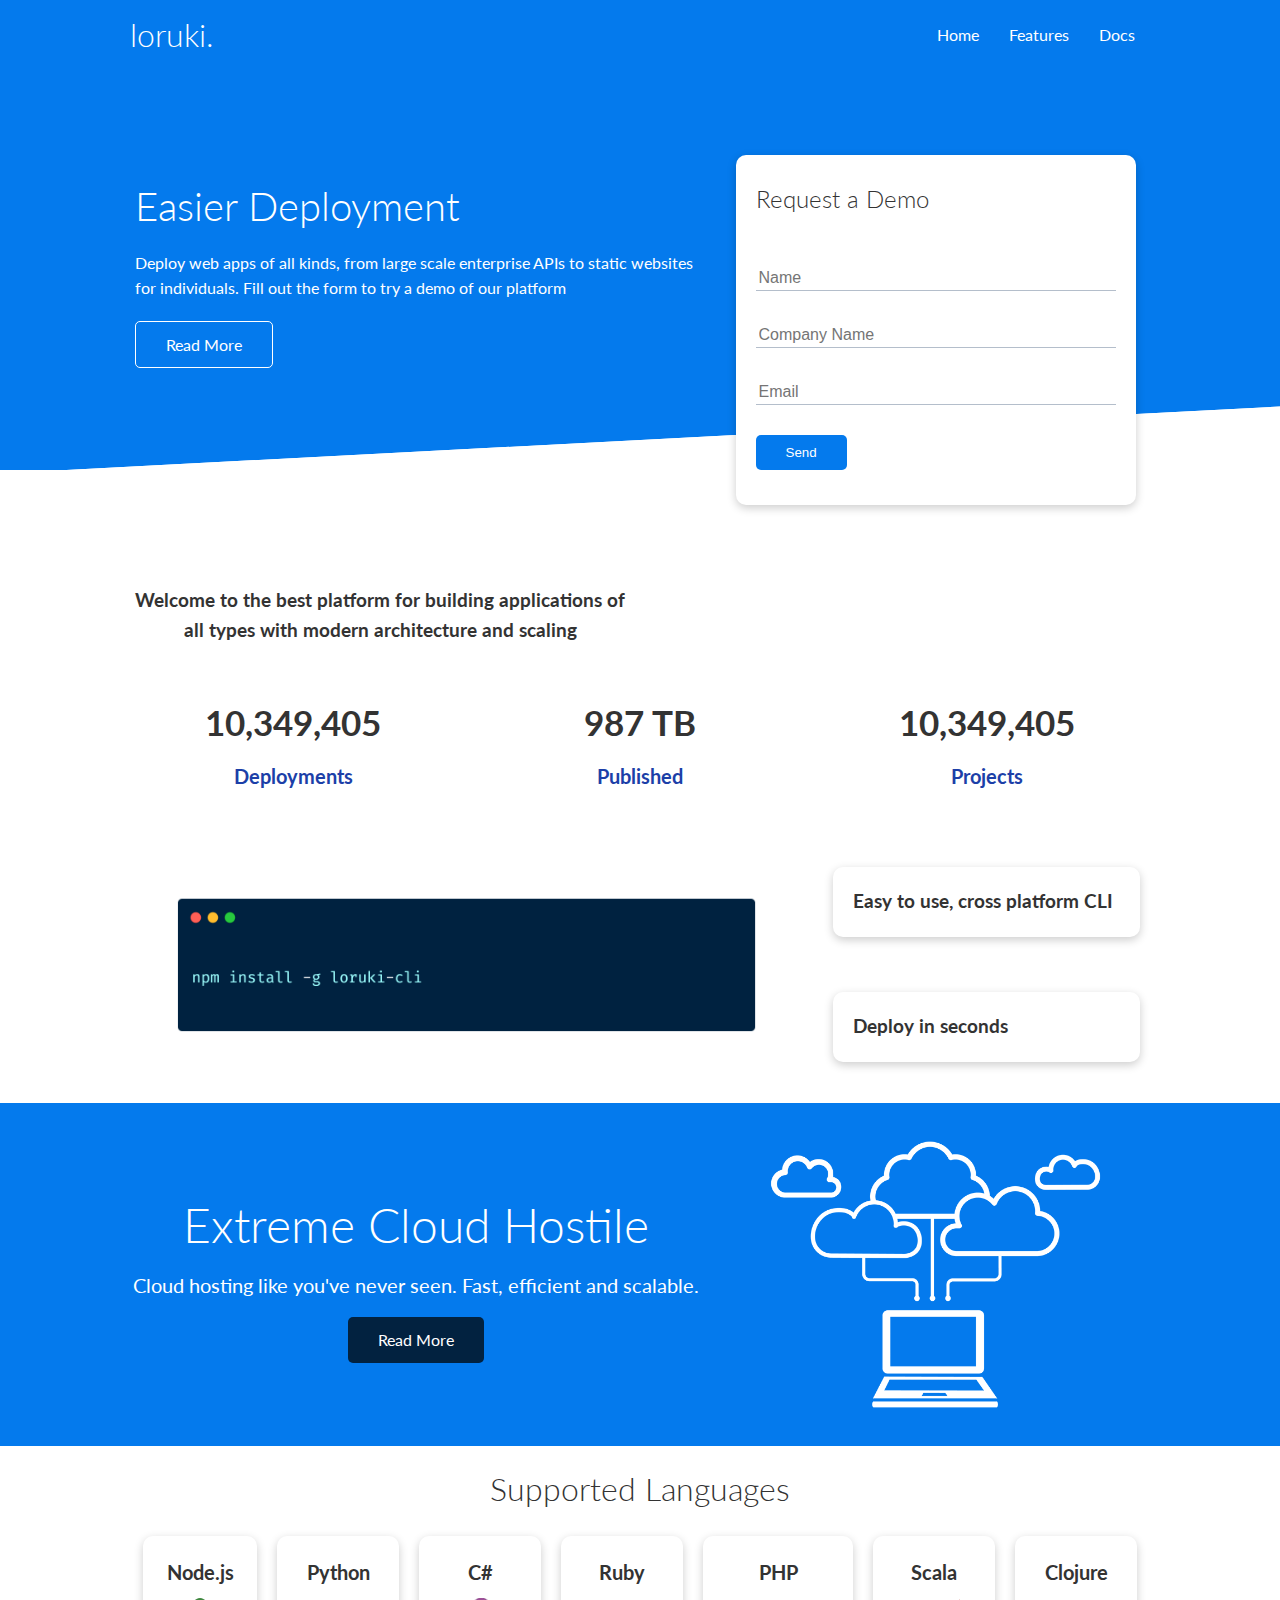
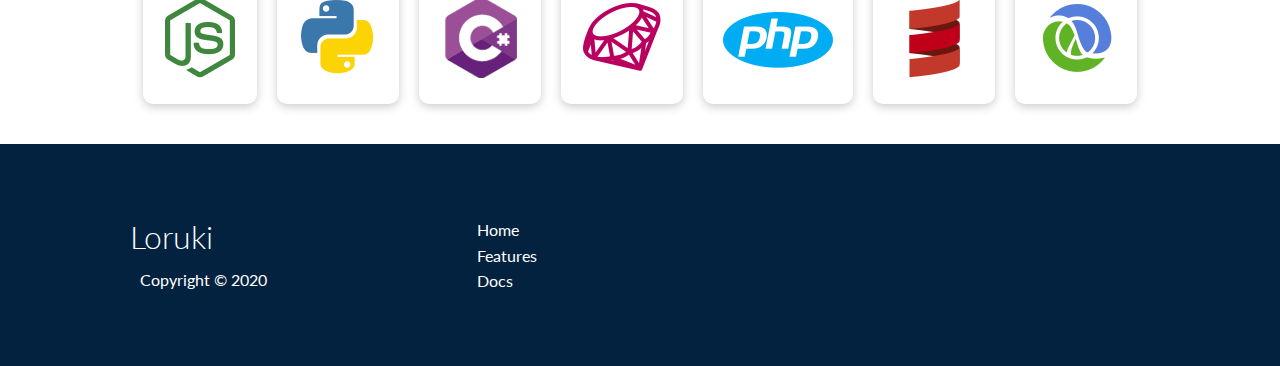
<file: index.html>
<!DOCTYPE html>
<html lang="en">
<head>
    <meta charset="UTF-8">
    <meta http-equiv="X-UA-Compatible" content="IE=edge">
    <meta name="viewport" content="width=device-width, initial-scale=1.0">
    
    <link rel="stylesheet" href="https://cdnjs.cloudflare.com/ajax/libs/font-awesome/5.15.3/css/all.min.css" integrity="sha512-iBBXm8fW90+nuLcSKlbmrPcLa0OT92xO1BIsZ+ywDWZCvqsWgccV3gFoRBv0z+8dLJgyAHIhR35VZc2oM/gI1w==" crossorigin="anonymous" referrerpolicy="no-referrer" />
    <link rel="stylesheet" href="style.css">
    <link rel="stylesheet" href="Utilities.css">
    <title>Loruki | Cloud Hosting For Everyone </title>
</head>
<body>
    <!--Navbar-->
    <div class="navbar">
        <div class="container flex">
            <h1 class="logo">loruki.</h1>
            <nav>
                <ul>
                    <li><a href="index.html">Home</a></li>
                    <li><a href="features.html">Features</a></li>
                    <li><a href="docs.html">Docs</a></li>
                </ul>
            </nav>
        </div>
    </div>

    <!-- Showcase -->
    <section class="showcase">
        <div class="container grid">
            <div class="showcase-text">
                <h1>Easier Deployment</h1>
                <p>Deploy web apps of all kinds, from large scale enterprise APIs to static websites for individuals. Fill out the form to try a demo of our platform</p>
                <a href="features.html" class="btn btn-outline">Read More</a>
            </div>

            <div class="showcase-form card">
                <h2>Request a Demo</h2>
                <form name="contact" method="POST" netlify-honeypot="bot-field" data-netlify="true">
                    <input type="hidden" name="form-name" value="contact">
                    <p class="hidden">
                        <label>Don’t fill this out if you’re human: <input name="bot-field" /></label>
                      </p>
                    <div class="form-control">
                        <input type="text" name="name" placeholder="Name" required>
                    </div>
                    <div class="form-control">
                        <input type="text" name="company" placeholder="Company Name" required>
                    </div>
                    <div class="form-control">
                        <input type="text" name="email" placeholder="Email" required>
                    </div>
                    <input type="submit" value="Send" class="btn btn-primary">
                </form>
            </div>
        </div>
    </section>

    <!-- Stats -->
    <section class="stats">
        <div class="container">
            <h3 class="stats-heading text-center my-1">
                Welcome to the best platform for building applications of all types with modern architecture and scaling
            </h3>

            <div class="grid grid-3 text-center my-4">
                <div>
                    <i class="fas fa-server fa-3x"></i>
                    <h3>10,349,405</h3>
                    <p class="text-secondary">Deployments</p>
                </div>
                <div>
                    <i class="fas fa-upload fa-3x"></i>
                    <h3>987 TB</h3>
                    <p class="text-secondary">Published</p>
                </div>
                <div>
                    <i class="fas fa-project-diagram fa-3x"></i>
                    <h3>10,349,405</h3>
                    <p class="text-secondary">Projects</p>
                </div>
            </div>
        </div>
    </section>

<!--Cli-->

    <section class="cli">
        <div class="container grid">
            <img src="images/cli.png" alt="">
            <div class="card">
                <h3>Easy to use, cross platform CLI</h3>
            </div>
            <div class="card">
                <h3>Deploy in seconds</h3>
            </div>
        </div>
    </section>

    <!-- Cloud -->
    <section class="cloud bg-primary my-2 py-2">
        <div class="container grid">
            <div class="text-center">
                <h2 class="lg">Extreme Cloud Hostile</h2>
                <p class="lead my-1">Cloud hosting like you've never seen. Fast, efficient and scalable.</p>
                <a href="features.html" class="btn btn-dark">Read More</a>
            </div>
            <img src="images/cloud.png" alt="">
        </div>
    </section>

    <!-- Languages -->
    <section class="languages">
        <h2 class="md text-center my2">Supported Languages</h2>
        <div class="container flex">
            <div class="card">
                <h4>Node.js</h4>
                <img src="images/logos/node.png" alt="">
            </div>
            <div class="card">
                <h4>Python</h4>
                <img src="images/logos/python.png" alt="">
              </div>
              <div class="card">
                <h4>C#</h4>
                <img src="images/logos/csharp.png" alt="">
              </div>
              <div class="card">
                <h4>Ruby</h4>
                <img src="images/logos/ruby.png" alt="">
              </div>
              <div class="card">
                <h4>PHP</h4>
                <img src="images/logos/php.png" alt="">
              </div>
              <div class="card">
                <h4>Scala</h4>
                <img src="images/logos/scala.png" alt="">
              </div>
              <div class="card">
                <h4>Clojure</h4>
                <img src="images/logos/clojure.png" alt="">
              </div>
    </section>

    <!-- Footer -->
    <footer class="footer bg-dark py-5">
        <div class="container grid grid-3">
            <div>
                <h1>Loruki</h1>
                <p>Copyright &copy; 2020</p>
            </div>
            <nav>
                <ul>
                    <li><a href="/index.html">Home</a></li>
                    <li><a href="/features.html">Features</a></li>
                    <li><a href="/docs.html">Docs</a></li>
                </ul>
            </nav>
            <div class="social">
                <a href="#"><i class="fab fa-github fa-2x"></i></fa-github></a>
                <a href="#"><i class="fab fa-facebook fa-2x"></i></fa-github></a>
                <a href="#"><i class="fab fa-instagram fa-2x"></i></fa-github></a>
                <a href="#"><i class="fab fa-twitter fa-2x"></i></fa-github></a>
            </div>
        </div>
    </footer>
</body>
</html>
</file>
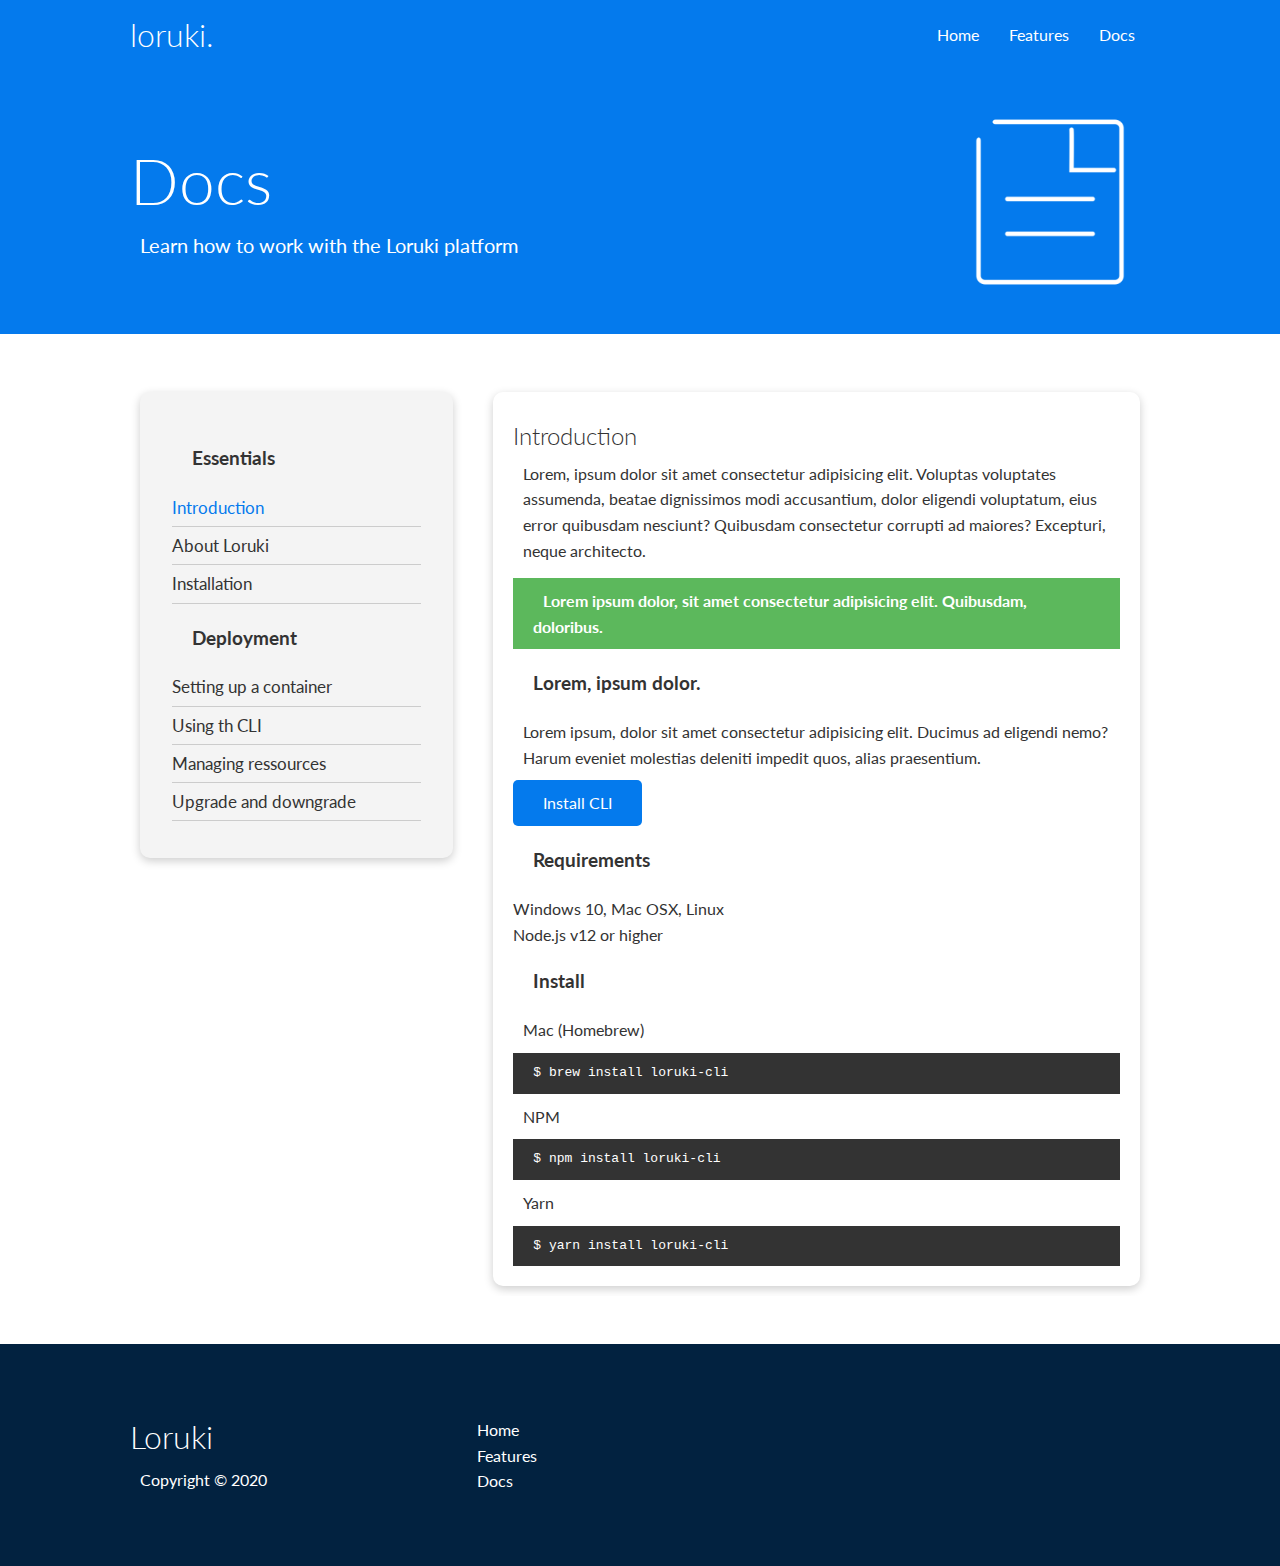
<file: docs.html>
<!DOCTYPE html>
<html lang="en">
<head>
    <meta charset="UTF-8">
    <meta http-equiv="X-UA-Compatible" content="IE=edge">
    <meta name="viewport" content="width=device-width, initial-scale=1.0">
    
    <link rel="stylesheet" href="https://cdnjs.cloudflare.com/ajax/libs/font-awesome/5.15.3/css/all.min.css" integrity="sha512-iBBXm8fW90+nuLcSKlbmrPcLa0OT92xO1BIsZ+ywDWZCvqsWgccV3gFoRBv0z+8dLJgyAHIhR35VZc2oM/gI1w==" crossorigin="anonymous" referrerpolicy="no-referrer" />
    <link rel="stylesheet" href="Utilities.css">
    <link rel="stylesheet" href="style.css">
    <title>Loruki | Cloud Hosting For Everyone </title>
</head>
<body>
    <!--Navbar-->
    <div class="navbar">
        <div class="container flex">
            <h1 class="logo">loruki.</h1>
            <nav>
                <ul>
                    <li><a href="index.html">Home</a></li>
                    <li><a href="features.html">Features</a></li>
                    <li><a href="docs.html">Docs</a></li>
                </ul>
            </nav>
        </div>
    </div>

    <!-- Head -->

    <section class="docs-head bg-primary py-3">
        <div class="container grid">
           <div>
            <h1 class="xl">Docs</h1>
            <p class="lead">Learn how to work with the Loruki platform</p>
           </div>
           <img src="images/docs.png"">
        </div>
    </section>

   <!-- Docs main -->

   <section class="docs-main my-4">
       <div class="container grid">
           <div class="card bg-light p-3">
               <h3 class="my-2">Essentials</h3>
               <nav>
                   <ul>
                       <li><a class="text-primary" href="#">Introduction</a></li>
                       <li><a href="#">About Loruki</a></li>
                       <li><a href="#">Installation</a></li>
                   </ul>
               </nav>
               <h3 class="my-2">Deployment</h3>
               <nav>
                   <ul>
                       <li><a href="#">Setting up a container</a></li>
                       <li><a href="#">Using th CLI</a></li>
                       <li><a href="#">Managing ressources</a></li>
                       <li><a href="#">Upgrade and downgrade</a></li>
                   </ul>
               </nav>
           </div>
           <div class="card">
               <h2>Introduction</h2>
               <p>Lorem, ipsum dolor sit amet consectetur adipisicing elit. Voluptas voluptates assumenda, beatae dignissimos modi accusantium, dolor eligendi voluptatum, eius error quibusdam nesciunt? Quibusdam consectetur corrupti ad maiores? Excepturi, neque architecto.</p>
               <div class="alert alert-success">
                   <i class="fas fa-info"></i> Lorem ipsum dolor, sit amet consectetur adipisicing elit. Quibusdam, doloribus.
               </div>
               <h3>Lorem, ipsum dolor.</h3>
               <p>Lorem ipsum, dolor sit amet consectetur adipisicing elit. Ducimus ad eligendi nemo? Harum eveniet molestias deleniti impedit quos, alias praesentium.</p>
               <a href="#" class="btn btn-primary">Install CLI</a>
               <h3>Requirements</h3>
               <ul>
                   <li>Windows 10, Mac OSX, Linux</li>
                   <li>Node.js v12 or higher</li>
               </ul>
               <h3>Install</h3>
               <p>Mac (Homebrew)</p>
               <pre><code>$ brew install loruki-cli</code></pre>
               <p>NPM</p>
               <pre><code>$ npm install loruki-cli</code></pre>
               <p>Yarn</p>
               <pre><code>$ yarn install loruki-cli</code></pre>

           </div>
       </div>
   </section>

    <!-- Footer -->
    <footer class="footer bg-dark py-5">
        <div class="container grid grid-3">
            <div>
                <h1>Loruki</h1>
                <p>Copyright &copy; 2020</p>
            </div>
            <nav>
                <ul>
                    <li><a href="/index.html">Home</a></li>
                    <li><a href="/features.html">Features</a></li>
                    <li><a href="/docs.html">Docs</a></li>
                </ul>
            </nav>
            <div class="social">
                <a href="#"><i class="fab fa-github fa-2x"></i></fa-github></a>
                <a href="#"><i class="fab fa-facebook fa-2x"></i></fa-github></a>
                <a href="#"><i class="fab fa-instagram fa-2x"></i></fa-github></a>
                <a href="#"><i class="fab fa-twitter fa-2x"></i></fa-github></a>
            </div>
        </div>
    </footer>
</body>
</html>
</file>
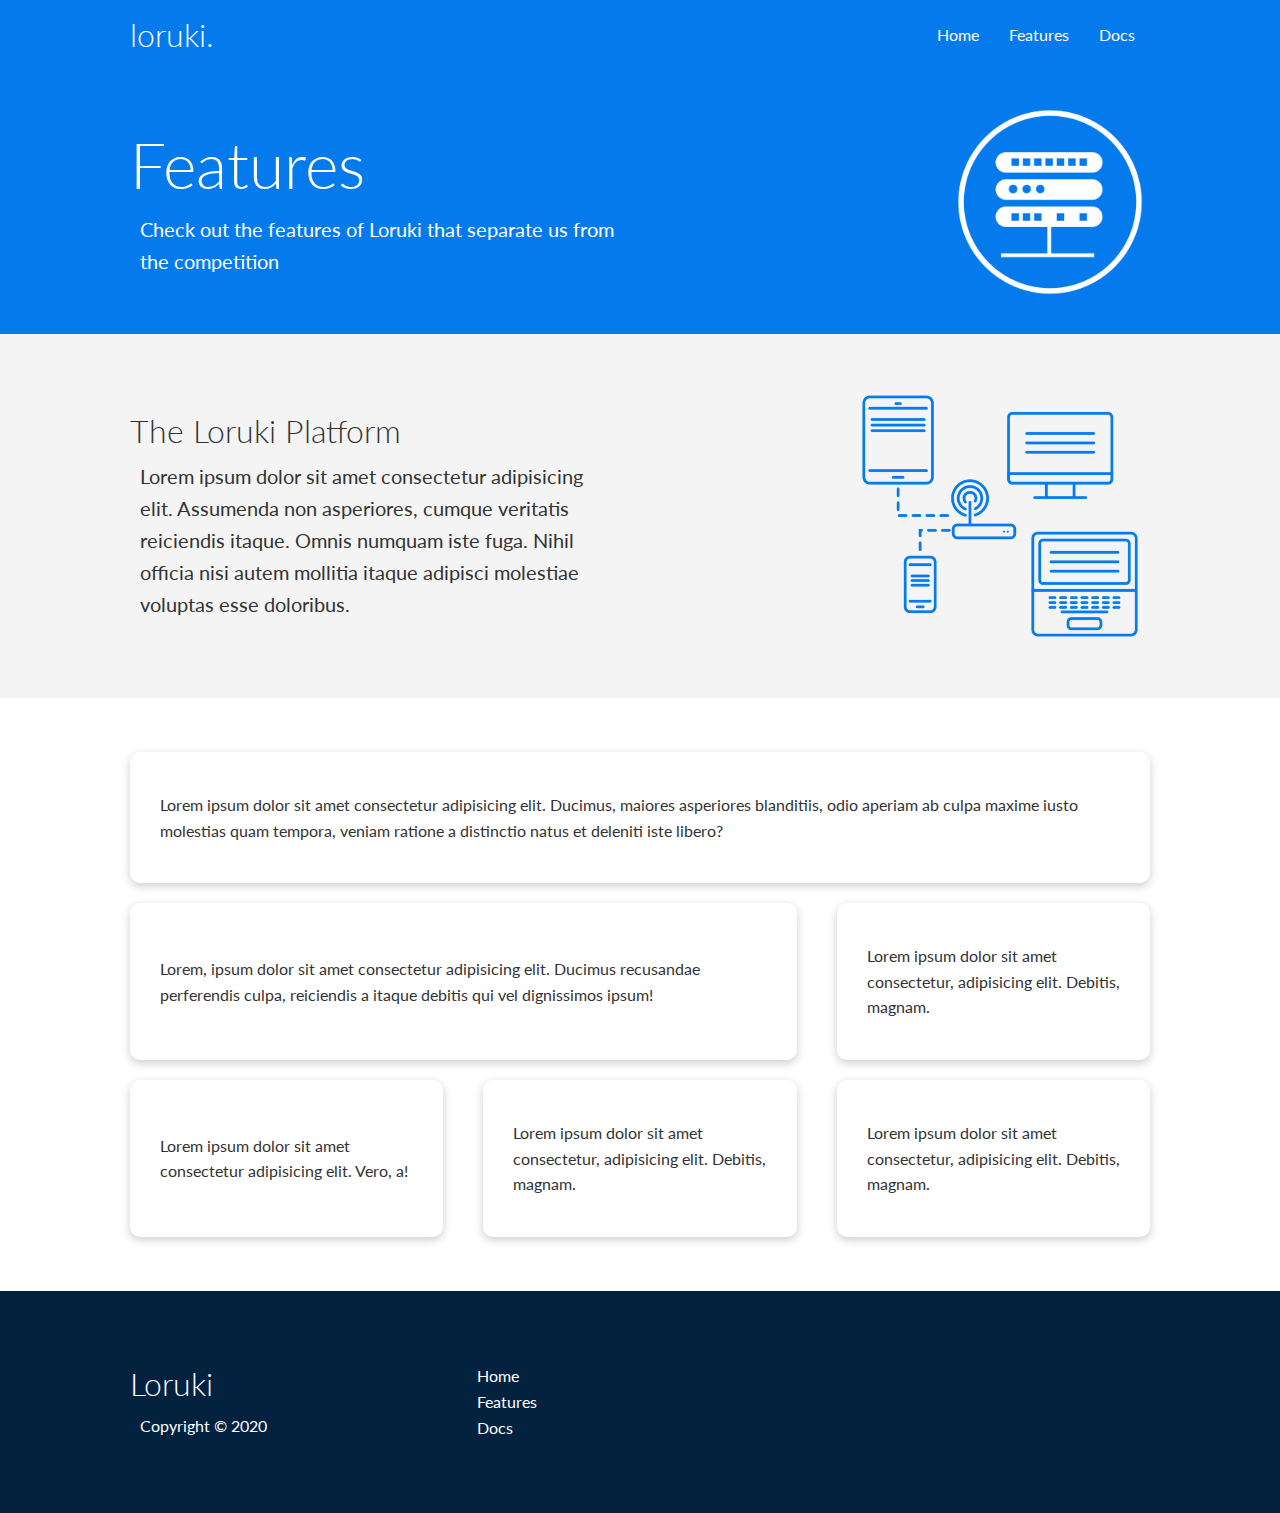
<file: features.html>
<!DOCTYPE html>
<html lang="en">
<head>
    <meta charset="UTF-8">
    <meta http-equiv="X-UA-Compatible" content="IE=edge">
    <meta name="viewport" content="width=device-width, initial-scale=1.0">
    
    <link rel="stylesheet" href="https://cdnjs.cloudflare.com/ajax/libs/font-awesome/5.15.3/css/all.min.css" integrity="sha512-iBBXm8fW90+nuLcSKlbmrPcLa0OT92xO1BIsZ+ywDWZCvqsWgccV3gFoRBv0z+8dLJgyAHIhR35VZc2oM/gI1w==" crossorigin="anonymous" referrerpolicy="no-referrer" />
    <link rel="stylesheet" href="Utilities.css">
    <link rel="stylesheet" href="style.css">
    <title>Loruki | Cloud Hosting For Everyone </title>
</head>
<body>
    <!--Navbar-->
    <div class="navbar">
        <div class="container flex">
            <h1 class="logo">loruki.</h1>
            <nav>
                <ul>
                    <li><a href="index.html">Home</a></li>
                    <li><a href="features.html">Features</a></li>
                    <li><a href="docs.html">Docs</a></li>
                </ul>
            </nav>
        </div>
    </div>

    <!-- Head -->

    <section class="features-head bg-primary py-3">
        <div class="container grid">
           <div>
            <h1 class="xl">Features</h1>
            <p class="lead">Check out the features of Loruki that separate us from the competition</p>
           </div>
           <img src="images/server.png" alt="">
        </div>
    </section>

    <!-- Sub head -->

    <section class="features-sub-head bg-light py-3">
        <div class="container grid">
            <div>
                <h1 class="md">The Loruki Platform</h1>
                <p class="lead">
                    Lorem ipsum dolor sit amet consectetur adipisicing elit. Assumenda non asperiores, cumque veritatis reiciendis itaque. Omnis numquam iste fuga. Nihil officia nisi autem mollitia itaque adipisci molestiae voluptas esse doloribus.
                </p>
            </div>
            <img src="images/server2.png" alt="">
        </div>
    </section>

    <section class="features-main my-2">
        <div class="container grid grid-3">
            <div class="card flex">
                <i class="fas fa-server fa-3x"></i>
                <p>Lorem ipsum dolor sit amet consectetur adipisicing elit. Ducimus, maiores asperiores blanditiis, odio aperiam ab culpa maxime iusto molestias quam tempora, veniam ratione a distinctio natus et deleniti iste libero?</p>
            </div>
            <div class="card flex">
                <i class="fas fa-network-wired fa-3x"></i>
                <p>
                    Lorem, ipsum dolor sit amet consectetur adipisicing elit. Ducimus
                    recusandae perferendis culpa, reiciendis a itaque debitis qui vel
                    dignissimos ipsum!
                </p>
            </div>
            <div class="card flex">
                <i class="fas fa-laptop-code fa-3x"></i>
                <p>
                    Lorem ipsum dolor sit amet consectetur, adipisicing elit. Debitis,
                    magnam.
                </p>
            </div>
            <div class="card flex">
                <i class="fas fa-database fa-3x"></i>
                <p>
                    Lorem ipsum dolor sit amet consectetur adipisicing elit. Vero, a!
                </p>
            </div>
            <div class="card flex">
                <i class="fas fa-power-off fa-3x"></i>
                <p>
                    Lorem ipsum dolor sit amet consectetur, adipisicing elit. Debitis,
                    magnam.
                </p>
            </div>
            <div class="card flex">
                <i class="fas fa-upload fa-3x"></i>
                <p>
                    Lorem ipsum dolor sit amet consectetur, adipisicing elit. Debitis,
                    magnam.
                </p>
            </div>
        </div>
    </section>

    <!-- Footer -->
    <footer class="footer bg-dark py-5">
        <div class="container grid grid-3">
            <div>
                <h1>Loruki</h1>
                <p>Copyright &copy; 2020</p>
            </div>
            <nav>
                <ul>
                    <li><a href="/index.html">Home</a></li>
                    <li><a href="/features.html">Features</a></li>
                    <li><a href="/docs.html">Docs</a></li>
                </ul>
            </nav>
            <div class="social">
                <a href="#"><i class="fab fa-github fa-2x"></i></fa-github></a>
                <a href="#"><i class="fab fa-facebook fa-2x"></i></fa-github></a>
                <a href="#"><i class="fab fa-instagram fa-2x"></i></fa-github></a>
                <a href="#"><i class="fab fa-twitter fa-2x"></i></fa-github></a>
            </div>
        </div>
    </footer>
</body>
</html>
</file>
<file: style.css>
@import url('https://fonts.googleapis.com/css2?family=Lato:wght@300&display=swap');

:root {
    --primary-color: #047aed;
    --secondary-color: #1c3fa8;
    --dark-color: #022240;
    --light-color: #f4f4f4;
    --success-color: #5cb85c;
    --error-color: #d9534f;
}

* {
    box-sizing: border-box;
    padding: 0;
    margin: 0;
}

body {
    font-family: 'lato', sans-serif;
    color: #333;
    line-height: 1.6;
}

ul {
    list-style-type: none;
}
a {
    text-decoration: none;
    color: #333;
}

h1, h2 {
    font-weight: 300;
    line-height: 1.2;
    margin: 10px 0;
}

p {
    margin: 10px;
}

img {
    width: 100%;
}

code,
pre {
    background: #333;
    color: #fff;
    padding: 10px;
}

/* Navbar */

.navbar {
    background-color: var(--primary-color);
    color: white;
    height: 70px;
}

.navbar ul {
    display: flex;
}

.navbar a {
    color: white;
    padding: 10px;
    margin: 0 5px;
}

.navbar a:hover {
    border-bottom: #fff solid;
}

.navbar .flex {
    justify-content: space-between;
}

.hidden {
    visibility: hidden;
    height: 0;
}

/* Showcase */

.showcase {
    height: 400px;
    background-color: var(--primary-color);
    color: white;
    position: relative;
}

.showcase h1 {
    font-size: 40px;
}

.showcase p {
    margin: 20px 0;
}

.showcase .grid {
    overflow: visible;
    grid-template-columns: 55% auto;
    gap: 30px;
}

.showcase-text {
    animation: slideInFromLeft 1s ease-in;
}

.showcase-form {
    position: relative;
    top: 60px;
    height: 350px;
    width: 400px;
    padding: 40px;
    z-index: 100;
    justify-self: flex-end;
    animation: slideInFromRight 1s ease-in;
}

.showcase-form .form-control {
    margin: 30px 0;
}

.showcase-form input[type='text'],
.showcase-form input[type='email'] {
    border: 0;
    border-bottom: 1px solid #b4becb;
    width: 100%;
    padding: 3px;
    font-size: 16px;
}

.showcase-form input:focus{
    outline: none;
}

.showcase::before,
.showcase::after {
    content: '';
    position: absolute;
    height: 100px;
    bottom: -70px;
    right: 0;
    left: 0;
    background: #fff;
    transform: skewY(-3deg);
    -webkit-transform: skewY(-3deg);
    -moz-transform: skewY(-3deg);
    -ms-transform: skewY(-3deg);
    
}

/* Stats */

.stats {
    padding-top: 100px;
    animation: slideInFromBottom 1s ease-in;
}

.stats-heading {
    max-width: 500px;
    margin: auto;
}

.stats .grid h3 {
    font-size: 35px;
}

.stats .grid p {
    font-size: 20px;
    font-weight: bold;
}

/* Cli */

.cli .grid {
    grid-template-columns: repeat(3, 1fr);
    grid-template-rows: repeat(2, 1fr);
}

.cli .grid > *:first-child {
    grid-column: 1 / span 2;
    grid-row: 1 / span 2;
}

/* Cloud */

.cloud .grid {
    grid-template-columns: 4fr 3fr;
}

/* Languages */

.languages .flex{
    flex-wrap: wrap;
}

.languages .card{
    text-align: center;
    margin: 18px 10px 40px;
    transition: transform 0.2s ease-in;
}

.languages .card h4{
    font-size: 20px;
    margin-bottom: 10px;
}

.languages .card:hover {
    transform: translateY(-15px);
}

/* Features*/

.features-head img,
.docs-head img {
    width: 200px;
    justify-self: flex-end;
}

.features-sub-head img {
    width: 300px;
    justify-self: flex-end;
}

.features-main card > i {
    margin-right: 20px;
}

.features-main .grid {
    padding: 30px;
}

.features-main .grid >*:first-child {
    grid-column: 1 / span 3;
}

.features-main .grid >*:nth-child(2) {
    grid-column: 1 / span 2;
}

/* Docs */

.docs-main h3 {
    margin: 20px;
}

.docs-main .grid {
    grid-template-columns: 1fr 2fr;
    align-items: flex-start;
}

.docs-main nav li {
    font-size: 17px;
    padding-bottom: 5px;
    margin-bottom: 5px;
    border-bottom: 1px solid #ccc;
}

.docs-main a:hover {
    font-weight: bold;
}

/* Footer */

.footer .social a {
    margin: 0 10px;
}

/* Animations*/

@keyframes slideInFromLeft {
    0% {
        transform: translateX(-100%);
    }

    100% {
        transform: translateX(0);
    }
}

@keyframes slideInFromRight {
    0% {
        transform: translateX(100%);
    }

    100% {
        transform: translateX(0);
    }
}

@keyframes slideInFromTop {
    0% {
        transform: translateY(-100%);
    }

    100% {
        transform: translateX(0);
    }
}

@keyframes slideInFromBottom {
    0% {
        transform: translateY(100%);
    }

    100% {
        transform: translateX(0);
    }
}

/* Tablets and under */
@media (max-width: 768px) {
    .grid,
    .showcase .grid,
    .stats .grid,
    .cli .grid,
    .cloud .grid,
    .features-main .grid,
    .docs-main .grid {
        grid-template-columns: 1fr;
        grid-template-rows: 1fr;
    }
    
    .showcase {
        height: auto;
    }

    .showcase-text {
        text-align: center;
        margin-top: 40px;
    }

    .showcase-form {
        justify-self: center;
        margin: auto;
    }

    .cli .grid > *:first-child {
        grid-column: 1;
        grid-row: 1;
    }

    .features-head, 
    .features-sub-head,
    .docs-head {
        text-align: center;
    }

    .features-head img,
    .features-sub-head img,
    .docs-head img {
        justify-self: center;
    }

    .features-main .grid >*:first-child,
    .features-main .grid >*:nth-child(2) {
        grid-column: 1;
    }
}

/* Mobile */
@media (max-width: 500px) {
    .navbar {
        height: 110px;
    }   

    .navbar .flex {
        flex-direction: column;
    }

    .navbar ul {
        padding: 10px;
        background-color: rgba(0, 0, 0, 0.1);
    }
}
</file>
<file: Utilities.css>
.container {
    max-width: 1100px;
    margin: 0 auto;
    overflow: auto;
    padding: 0 40px;
}

.card {
    background-color: white;
    color: #333;
    border-radius: 10px;
    box-shadow: 0 3px 10px rgba(0, 0, 0, 0.2);
    padding: 20px;
    margin: 10px;
}

.btn {
    display: inline-block;
    padding: 10px 30px;
    cursor: pointer;
    background: var(--primary-color);
    color: #fff;
    border: none;
    border-radius: 5px;
}

.btn-outline {
    background-color: transparent;
    border: 1px solid white;
}

.btn:hover {
    transform: scale(0.98);
}

/* Background & colored buttons */

.bg-primary,
.btn-primary{
    background-color: var(--primary-color);
    color: #fff;
}

.bg-secondary,
.btn-secondary{
    background-color: var(--secondary-color);
    color: #fff;
}

.bg-dark,
.btn-dark{
    background-color: var(--dark-color);
    color: #fff;
}

.bg-light,
.btn-light{
    background-color: var(--light-color);
    color: #333;
}

.bg-primary a,
.btn-primary a,
.bg-secondary a,
.btn-secondary a,
.bg-dark a,
.btn-dark a {
    color: #fff;
}

/* Text colors*/

.text-primary{
    color: var(--primary-color);
}

.text-secondary,
.btn-secondary{
    color: var(--secondary-color);
}

.text-dark,
.btn-dark{
    color: var(--dark-color);
}

.text-light,
.btn-light{
    color: var(--light-color);
}

/* Text sizes */

.lead {
    font-size: 20px;
}

.sm {
    font-size: 1rem;
}

.md {
    font-size: 2rem;
}

.lg {
    font-size: 3rem;
}

.xl {
    font-size: 4rem;
}

.text-center {
    text-align: center;
}

/* Alert */

.alert {
    background-color: var(--light-color);
    padding: 10px 20px;
    font-weight: bold;
    margin: 15px 0;
}

.alert i {
    margin-right: 10px;
}

.alert-success {
    background-color: var(--success-color);
    color: white;
}

.alert-error {
    background-color: var(--error-color);
    color: white;
}


.flex {
    display: flex;
    justify-content: center;
    align-items: center;
    height: 100%;
}

.grid {
    display: grid;
    grid-template-columns: repeat(2, 1fr);
    gap: 20px;
    justify-content: center;
    align-items: center;
    height: 100%;
}

.grid-3 {
    grid-template-columns: repeat(3, 1fr);
}

/* Margin */

.my-1 {
    margin: 1rem 0;
}

.my-2 {
    margin: 1.5rem 0;
}

.my-3 {
    margin: 2rem 0;
}

.my-4 {
    margin: 3rem 0;
}

.my-5 {
    margin: 4rem 0;
}

.m-1 {
    margin: 1rem;
}

.m-2 {
    margin: 1.5rem;
}

.m-3 {
    margin: 2rem;
}

.m-4 {
    margin: 3rem;
}

.m-5 {
    margin: 4rem;
}

/* Padding */

.py-1 {
    padding: 1rem 0;
}

.py-2 {
    padding: 1.5rem 0;
}

.py-3 {
    padding: 2rem 0;
}

.py-4 {
    padding: 3rem 0;
}

.py-5 {
    padding: 4rem 0;
}

.p-1 {
    padding: 1rem;
}

.p-2 {
    padding: 1.5rem;
}

.p-3 {
    padding: 2rem;
}

.p-4 {
    padding: 3rem;
}

.p-5 {
    padding: 4rem;
}
</file>
